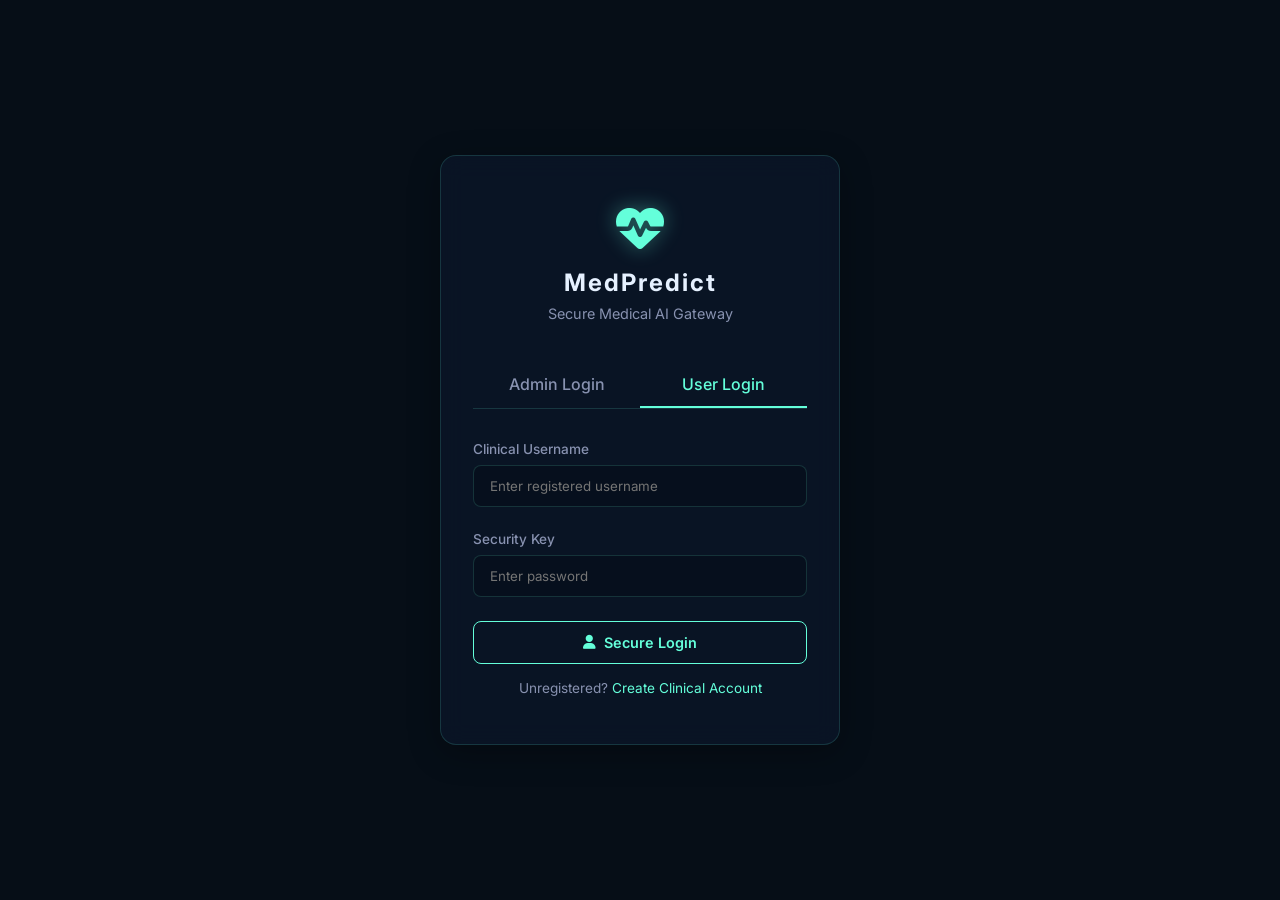
<file: index.html>
<!DOCTYPE html>
<html lang="en">
<head>
    <meta charset="UTF-8">
    <meta name="viewport" content="width=device-width, initial-scale=1.0">
    <title>MedPredict | AI Disease Prediction Dashboard</title>
    <!-- Google Fonts -->
    <link rel="preconnect" href="https://fonts.googleapis.com">
    <link rel="preconnect" href="https://fonts.gstatic.com" crossorigin>
    <link href="https://fonts.googleapis.com/css2?family=Inter:wght@300;400;500;600;700&display=swap" rel="stylesheet">
    <!-- FontAwesome for Icons -->
    <link rel="stylesheet" href="https://cdnjs.cloudflare.com/ajax/libs/font-awesome/6.4.0/css/all.min.css">
    <!-- Custom CSS -->
    <link rel="stylesheet" href="styles.css">
</head>
<body>
    <script>
        try {
            const auth = JSON.parse(localStorage.getItem('medpredict_auth'));
            if (!auth || !auth.role) window.location.href = 'login.html';
        } catch(e) {
            window.location.href = 'login.html';
        }
    </script>
    <div class="app-container">
        <!-- Sidebar -->
        <aside class="sidebar glass-panel">
            <div class="brand">
                <i class="fa-solid fa-heart-pulse logo-icon"></i>
                <h2>MedPredict</h2>
            </div>
            <nav class="nav-menu">
                <a href="#" class="nav-item active" data-target="view-dashboard"><i class="fa-solid fa-chart-pie"></i> Dashboard</a>
                <a href="#" class="nav-item" data-target="view-history"><i class="fa-solid fa-clock-rotate-left"></i> History</a>
                <a href="#" class="nav-item" data-target="view-patients"><i class="fa-solid fa-users"></i> Patients</a>
                <a href="#" class="nav-item" data-target="view-settings"><i class="fa-solid fa-gear"></i> Settings</a>
                <a href="#" class="nav-item" id="nav-logout" style="margin-top: 1rem; color: var(--danger);"><i class="fa-solid fa-right-from-bracket"></i> Logout</a>
            </nav>
            <div class="user-profile">
                <div class="avatar">MD</div>
                <div class="user-info">
                    <span class="user-name">Dr. Admin</span>
                    <span class="user-role">System Admin</span>
                </div>
            </div>
        </aside>

        <!-- Main Content -->
        <main class="main-content">
            <header class="top-header">
                <div class="search-bar glass-panel">
                    <i class="fa-solid fa-magnifying-glass"></i>
                    <input type="text" id="top-search-bar" placeholder="Search patients...">
                </div>
                <div class="header-actions" style="position:relative;">
                    <button class="icon-btn glass-panel" id="notify-btn"><i class="fa-regular fa-bell"></i><span class="notify-dot" style="display:none;"></span></button>
                    <!-- Notification Dropdown -->
                    <div id="notify-dropdown" class="glass-panel" style="display:none; position:absolute; top:110%; right:0; width:320px; padding:1rem; z-index:100; box-shadow: 0 4px 15px rgba(0,0,0,0.5);">
                        <div style="display:flex; justify-content:space-between; align-items:center; border-bottom:1px solid var(--panel-border); padding-bottom:0.5rem; margin-bottom:0.5rem;">
                            <h4 style="margin:0; color:var(--text-muted);">System Notifications</h4>
                            <button id="clear-notifs-btn" style="background:transparent; border:none; color:var(--text-muted); cursor:pointer; font-size:0.8rem; text-decoration:underline;">Clear All</button>
                        </div>
                        <div id="notify-list" style="max-height:250px; overflow-y:auto; font-size:0.85rem;"></div>
                    </div>
                    <button class="primary-btn" id="new-scan-btn"><i class="fa-solid fa-plus"></i> New Scan</button>
                </div>
            </header>

            <div id="view-dashboard" class="spa-view active" style="display:block;">
                <div class="dashboard-grid">
                <!-- Welcome & Stats -->
                <section class="welcome-section">
                    <h1>Symptom Analyzer AI</h1>
                    <p>Enter patient symptoms below to generate real-time differential diagnosis using our predictive models.</p>
                </section>

                <!-- Core App Area: Input and Results -->
                <div class="analyzer-layout">
                    
                    <!-- Symptom Input Panel -->
                    <div class="glass-panel main-panel input-panel">
                        <div class="panel-header">
                            <h3><i class="fa-solid fa-stethoscope"></i> Patient Scan Data</h3>
                            <button class="clear-btn" id="clear-btn">Clear All</button>
                        </div>
                        
                        <div style="display: flex; gap: 1rem; margin-bottom: 1.5rem;">
                            <input type="text" id="patient-name" class="client-name" placeholder="Patient Name (e.g. John Doe)" style="flex: 2; background: rgba(0,0,0,0.2); border: 1px solid var(--panel-border); border-radius: var(--radius-md); padding: 0.75rem 1rem; color: #fff; outline:none;" autocomplete="off">
                            <input type="number" id="patient-age" class="client-age" placeholder="Age" style="flex: 1; background: rgba(0,0,0,0.2); border: 1px solid var(--panel-border); border-radius: var(--radius-md); padding: 0.75rem 1rem; color: #fff; outline:none;" min="0" autocomplete="off">
                        </div>
                        
                        <div class="symptom-input-container">
                            <div class="tags-container" id="tags-container">
                                <!-- Tags will be injected here by JS -->
                                <input type="text" id="symptom-input" placeholder="Type a symptom and press enter... (e.g. fever, headache)" autocomplete="off">
                            </div>
                            <div class="suggestions-dropdown glass-panel" id="suggestions">
                                <!-- Suggestions injected by JS -->
                            </div>
                        </div>

                        <div class="action-footer">
                            <p class="helper-text"><i class="fa-solid fa-circle-info"></i> More symptoms improve prediction accuracy.</p>
                            <button class="glow-btn" id="predict-btn">
                                <i class="fa-solid fa-microchip"></i> Predict Disease
                            </button>
                        </div>
                    </div>

                    <!-- Prediction Results Panel -->
                    <div class="glass-panel main-panel results-panel">
                        <div class="panel-header">
                            <h3><i class="fa-solid fa-flask-vial"></i> AI Diagnosis</h3>
                            <span class="status-badge" id="ai-status">Waiting for input</span>
                        </div>
                        
                        <div class="results-content" id="results-content">
                            <!-- Loader -->
                            <div class="loader-container" id="loader" style="display: none;">
                                <div class="spinner"></div>
                                <p>Analyzing symptom matrix...</p>
                            </div>
                            
                            <!-- Empty State -->
                            <div class="empty-state" id="empty-state">
                                <i class="fa-solid fa-clipboard-list ghost-icon"></i>
                                <p>No symptoms entered yet. Predictions will appear here.</p>
                            </div>

                            <!-- Results List -->
                            <div class="predictions-list" id="predictions-list" style="display: none;">
                                <!-- Results injected by JS -->
                            </div>
                        </div>
                    </div>
                </div>

                <!-- Info Cards below -->
                <div class="info-cards">
                    <div class="glass-panel stat-card">
                        <div class="stat-icon"><i class="fa-solid fa-viruses"></i></div>
                        <div class="stat-details">
                            <span class="stat-title">Top Searched</span>
                            <span class="stat-value">Covid-19</span>
                        </div>
                    </div>
                    <div class="glass-panel stat-card">
                        <div class="stat-icon"><i class="fa-solid fa-check-double"></i></div>
                        <div class="stat-details">
                            <span class="stat-title">Model Accuracy</span>
                            <span class="stat-value neon-text">98.4%</span>
                        </div>
                    </div>
                    <div class="glass-panel stat-card">
                        <div class="stat-icon"><i class="fa-solid fa-database"></i></div>
                        <div class="stat-details">
                            <span class="stat-title">Database Version</span>
                            <span class="stat-value">v4.2.1 (Live)</span>
                        </div>
                    </div>
                </div>

            </div>
            </div> <!-- End Dashboard View -->

            <!-- History View -->
            <div id="view-history" class="spa-view" style="display:none;">
                <div class="glass-panel" style="padding: 2rem;">
                    <div style="display: flex; justify-content: space-between; align-items: flex-start; margin-bottom: 1rem;">
                        <div>
                            <h2 style="margin-bottom: 0.5rem; color: var(--accent-cyan);"><i class="fa-solid fa-clock-rotate-left"></i> Recent Scans History</h2>
                            <p style="color: var(--text-muted);">A log of all differential diagnoses generated by your account.</p>
                        </div>
                        <button class="clear-btn" style="color: var(--danger); border-color: rgba(239, 68, 68, 0.3);" id="clear-history-btn"><i class="fa-solid fa-trash"></i> Clear History</button>
                    </div>
                    <table style="width: 100%; text-align: left; border-collapse: collapse;">
                        <tr style="border-bottom: 1px solid var(--panel-border); color: var(--text-muted);">
                            <th style="padding: 1rem;">Date</th>
                            <th style="padding: 1rem;">Patient ID</th>
                            <th style="padding: 1rem;">Primary Prediction</th>
                            <th style="padding: 1rem;">Confidence</th>
                            <th style="padding: 1rem;">Status</th>
                        </tr>
                        <tbody id="history-tbody">
                            <!-- Injected by JS -->
                        </tbody>
                    </table>
                </div>
            </div>

            <!-- Patients View -->
            <div id="view-patients" class="spa-view" style="display:none;">
                <div class="glass-panel" style="padding: 2rem;">
                    <div style="display: flex; justify-content: space-between; align-items: center; margin-bottom: 1rem;">
                        <h2 style="color: var(--accent-cyan);"><i class="fa-solid fa-users"></i> Patient Directory</h2>
                        <button class="primary-btn" id="show-add-patient-btn"><i class="fa-solid fa-user-plus"></i> Add New Patient</button>
                    </div>

                    <!-- Add Patient Form (Hidden by default) -->
                    <div id="add-patient-form-container" style="display: none; background: rgba(0,0,0,0.3); border: 1px solid var(--panel-border); border-radius: var(--radius-md); padding: 1.5rem; margin-bottom: 2rem;">
                        <h3 style="margin-bottom: 1rem;">New Patient Record</h3>
                        <div style="display: flex; gap: 1rem; margin-bottom: 1rem;">
                            <input type="text" id="new-patient-name" placeholder="Full Name" style="flex: 2; background: var(--panel-bg); border: 1px solid var(--panel-border); border-radius: var(--radius-md); padding: 0.75rem 1rem; color: #fff; outline:none;" autocomplete="off">
                            <input type="number" id="new-patient-age" placeholder="Age" style="flex: 1; background: var(--panel-bg); border: 1px solid var(--panel-border); border-radius: var(--radius-md); padding: 0.75rem 1rem; color: #fff; outline:none;" min="0">
                            <select id="new-patient-gender" style="flex: 1; background: var(--panel-bg); border: 1px solid var(--panel-border); border-radius: var(--radius-md); padding: 0.75rem 1rem; color: #fff; outline:none;">
                                <option value="Male">Male</option>
                                <option value="Female">Female</option>
                                <option value="Other">Other</option>
                            </select>
                        </div>
                        <div style="display: flex; justify-content: flex-end; gap: 1rem;">
                            <button class="clear-btn" id="cancel-add-patient-btn">Cancel</button>
                            <button class="glow-btn" id="save-patient-btn">Save Patient</button>
                        </div>
                    </div>

                    <div id="patients-grid" style="display: grid; grid-template-columns: repeat(auto-fill, minmax(250px, 1fr)); gap: 1.5rem; margin-top: 1rem;">
                        <!-- JS Injected Cards -->
                    </div>
                </div>
            </div>

            <!-- Settings View -->
            <div id="view-settings" class="spa-view" style="display:none;">
                <div class="glass-panel" style="padding: 2rem;">
                    <h2 style="margin-bottom: 1rem; color: var(--accent-cyan);"><i class="fa-solid fa-gear"></i> System Settings</h2>
                    <br>
                    <h3 style="margin-bottom: 0.5rem; font-size: 1rem; border-bottom: 1px solid var(--panel-border); padding-bottom: 0.5rem;">AI Models</h3>
                    <div style="padding: 1rem 0; color: var(--text-muted);">
                        <p style="margin-bottom: 0.5rem;"><input type="checkbox" checked disabled> <strong>Hybrid Ensemble (Active)</strong> - Automatically selects best model</p>
                        <p style="margin-bottom: 0.5rem;"><input type="checkbox" checked disabled> Random Forest Classification (Backup)</p>
                        <p><input type="checkbox" checked disabled> Decision Tree Inference (Backup)</p>
                    </div>
                    
                    <h3 style="margin-top: 1.5rem; margin-bottom: 0.5rem; font-size: 1rem; border-bottom: 1px solid var(--panel-border); padding-bottom: 0.5rem;">Clinical Preferences</h3>
                    <div style="padding: 1rem 0; color: var(--text-muted);">
                        <p style="margin-bottom: 0.5rem;">Severity Threshold highlighting mode: <span style="color:var(--accent-cyan);">Strict</span></p>
                        <p>Theme: <span style="color:var(--accent-cyan);">Medical Dark Mode</span></p>
                    </div>
                    
                    <button class="glow-btn" style="margin-top: 1rem;" id="simulate-update-btn"><i class="fa-solid fa-cloud-arrow-down"></i> Force Model Weights Update</button>
                </div>
            </div>
        </main>
    </div>

    <!-- Application Logic -->
    <script src="app.js"></script>
</body>
</html>
</file>
<file: styles.css>
:root {
    /* Color Palette - Premium Medical Cyber Dark */
    --bg-base: #060e17;
    --bg-gradient: linear-gradient(135deg, #0b192c 0%, #060e17 100%);
    --panel-bg: rgba(16, 32, 58, 0.4);
    --panel-border: rgba(100, 255, 218, 0.15);
    
    --accent-cyan: #64ffda;
    --accent-cyan-hover: #52e0c0;
    --accent-cyan-glow: rgba(100, 255, 218, 0.4);
    --accent-blue: #3b82f6;
    
    --text-main: #e6f1ff;
    --text-muted: #8892b0;
    --text-dark: #0a192f;

    --danger: #ef4444;
    --warning: #f59e0b;

    /* Metrics */
    --radius-lg: 16px;
    --radius-md: 8px;
    --radius-sm: 4px;
    --transition: all 0.3s cubic-bezier(0.4, 0, 0.2, 1);
}

* {
    margin: 0;
    padding: 0;
    box-sizing: border-box;
    font-family: 'Inter', sans-serif;
}

body {
    background: var(--bg-gradient);
    background-color: var(--bg-base);
    color: var(--text-main);
    min-height: 100vh;
    overflow-x: hidden;
}

/* Glassmorphism Utility */
.glass-panel {
    background: var(--panel-bg);
    backdrop-filter: blur(12px);
    -webkit-backdrop-filter: blur(12px);
    border: 1px solid var(--panel-border);
    border-radius: var(--radius-lg);
    box-shadow: 0 8px 32px 0 rgba(0, 0, 0, 0.3);
}

/* Layout */
.app-container {
    display: grid;
    grid-template-columns: 260px 1fr;
    min-height: 100vh;
}

/* Sidebar */
.sidebar {
    margin: 1rem;
    display: flex;
    flex-direction: column;
    padding: 1.5rem;
}

.brand {
    display: flex;
    align-items: center;
    gap: 1rem;
    margin-bottom: 2.5rem;
}

.brand h2 {
    font-size: 1.25rem;
    font-weight: 700;
    letter-spacing: 1px;
}

.logo-icon {
    font-size: 1.5rem;
    color: var(--accent-cyan);
    filter: drop-shadow(0 0 8px var(--accent-cyan-glow));
}

.nav-menu {
    display: flex;
    flex-direction: column;
    gap: 0.5rem;
    flex-grow: 1;
}

.nav-item {
    text-decoration: none;
    color: var(--text-muted);
    padding: 0.75rem 1rem;
    border-radius: var(--radius-md);
    display: flex;
    align-items: center;
    gap: 1rem;
    font-weight: 500;
    transition: var(--transition);
}

.nav-item i {
    width: 20px;
}

.nav-item:hover, .nav-item.active {
    background: rgba(100, 255, 218, 0.1);
    color: var(--accent-cyan);
}

.user-profile {
    display: flex;
    align-items: center;
    gap: 1rem;
    padding-top: 1.5rem;
    border-top: 1px solid var(--panel-border);
}

.avatar {
    width: 40px;
    height: 40px;
    border-radius: 50%;
    background: var(--accent-blue);
    display: flex;
    align-items: center;
    justify-content: center;
    font-weight: 600;
    font-size: 0.9rem;
}

.user-info {
    display: flex;
    flex-direction: column;
}

.user-name { font-size: 0.9rem; font-weight: 600; }
.user-role { font-size: 0.75rem; color: var(--text-muted); }

/* Main Content */
.main-content {
    padding: 1rem 2rem 2rem 1rem;
    display: flex;
    flex-direction: column;
    gap: 1.5rem;
}

/* Header */
.top-header {
    display: flex;
    justify-content: space-between;
    align-items: center;
    height: 60px;
}

.search-bar {
    display: flex;
    align-items: center;
    gap: 1rem;
    padding: 0.5rem 1rem;
    width: 300px;
    border-radius: 30px;
}

.search-bar input {
    background: none;
    border: none;
    outline: none;
    color: var(--text-main);
    width: 100%;
}

.search-bar input::placeholder { color: var(--text-muted); }

.header-actions {
    display: flex;
    gap: 1rem;
    align-items: center;
}

.icon-btn {
    width: 40px;
    height: 40px;
    border-radius: 50%;
    border: 1px solid var(--panel-border);
    background: var(--panel-bg);
    color: var(--text-main);
    cursor: pointer;
    position: relative;
    transition: var(--transition);
}

.icon-btn:hover { background: rgba(255,255,255,0.1); }

.notify-dot {
    position: absolute;
    top: 10px;
    right: 10px;
    width: 8px;
    height: 8px;
    background: var(--danger);
    border-radius: 50%;
    box-shadow: 0 0 5px var(--danger);
}

.primary-btn {
    background: var(--accent-cyan);
    color: var(--text-dark);
    border: none;
    padding: 0.5rem 1.25rem;
    border-radius: 30px;
    font-weight: 600;
    cursor: pointer;
    display: flex;
    align-items: center;
    gap: 0.5rem;
    transition: var(--transition);
}

.primary-btn:hover {
    background: var(--accent-cyan-hover);
    box-shadow: 0 0 15px var(--accent-cyan-glow);
}

/* Dashboard Grid */
.dashboard-grid {
    display: flex;
    flex-direction: column;
    gap: 1.5rem;
}

.welcome-section h1 { font-size: 1.75rem; font-weight: 700; margin-bottom: 0.25rem; }
.welcome-section p { color: var(--text-muted); font-size: 0.95rem; }

.analyzer-layout {
    display: grid;
    grid-template-columns: 1.2fr 1fr;
    gap: 1.5rem;
    align-items: start;
}

.main-panel {
    padding: 1.5rem;
    display: flex;
    flex-direction: column;
    height: 100%;
    min-height: 380px;
}

.panel-header {
    display: flex;
    justify-content: space-between;
    align-items: center;
    margin-bottom: 1.5rem;
}

.panel-header h3 {
    font-size: 1.1rem;
    display: flex;
    align-items: center;
    gap: 0.5rem;
    color: var(--accent-cyan);
}

.clear-btn {
    background: none;
    border: none;
    color: var(--text-muted);
    cursor: pointer;
    font-size: 0.85rem;
    transition: var(--transition);
}
.clear-btn:hover { color: var(--danger); text-decoration: underline; }

.status-badge {
    font-size: 0.75rem;
    background: rgba(255,255,255,0.1);
    padding: 0.25rem 0.75rem;
    border-radius: 20px;
    color: var(--text-muted);
}
.status-badge.active { background: rgba(100, 255, 218, 0.2); color: var(--accent-cyan); }

/* Symptom Input */
.symptom-input-container {
    position: relative;
    flex-grow: 1;
}

.tags-container {
    background: rgba(0,0,0,0.2);
    border: 1px solid var(--panel-border);
    border-radius: var(--radius-md);
    padding: 0.75rem;
    display: flex;
    flex-wrap: wrap;
    gap: 0.5rem;
    min-height: 120px;
    align-content: flex-start;
    cursor: text;
    transition: var(--transition);
}

.tags-container:focus-within { border-color: var(--accent-cyan); }

.tag {
    background: rgba(100, 255, 218, 0.15);
    color: var(--accent-cyan);
    border: 1px solid rgba(100, 255, 218, 0.3);
    padding: 0.25rem 0.75rem;
    border-radius: 20px;
    font-size: 0.85rem;
    display: flex;
    align-items: center;
    gap: 0.5rem;
    animation: fadeIn 0.3s ease;
}

.tag i { cursor: pointer; transition: color 0.2s; }
.tag i:hover { color: var(--text-main); }

#symptom-input {
    background: none;
    border: none;
    outline: none;
    color: var(--text-main);
    flex-grow: 1;
    min-width: 150px;
    padding: 0.25rem;
    font-size: 0.9rem;
}

.suggestions-dropdown {
    position: absolute;
    top: 100%;
    left: 0;
    width: 100%;
    margin-top: 0.5rem;
    max-height: 150px;
    overflow-y: auto;
    display: none;
    z-index: 10;
    padding: 0.5rem 0;
}

.suggestion-item {
    padding: 0.5rem 1rem;
    cursor: pointer;
    font-size: 0.9rem;
    transition: background 0.2s;
}
.suggestion-item:hover { background: rgba(100, 255, 218, 0.2); color: var(--accent-cyan); }

.action-footer {
    margin-top: 1.5rem;
    display: flex;
    justify-content: space-between;
    align-items: center;
    border-top: 1px solid var(--panel-border);
    padding-top: 1.25rem;
}

.helper-text { font-size: 0.8rem; color: var(--text-muted); }

.glow-btn {
    background: transparent;
    border: 1px solid var(--accent-cyan);
    color: var(--accent-cyan);
    padding: 0.75rem 1.5rem;
    border-radius: var(--radius-md);
    cursor: pointer;
    font-weight: 600;
    font-size: 0.9rem;
    display: flex;
    align-items: center;
    gap: 0.5rem;
    transition: var(--transition);
    position: relative;
    overflow: hidden;
}

.glow-btn:hover {
    background: var(--accent-cyan);
    color: var(--text-dark);
    box-shadow: 0 0 20px var(--accent-cyan-glow);
}
.glow-btn:disabled {
    opacity: 0.5;
    cursor: not-allowed;
    border-color: var(--text-muted);
    color: var(--text-muted);
}
.glow-btn:disabled:hover { background: transparent; box-shadow: none; }

/* Results Panel */
.results-content {
    flex-grow: 1;
    display: flex;
    flex-direction: column;
    justify-content: center;
    min-height: 200px;
}

.empty-state { text-align: center; color: var(--text-muted); }
.ghost-icon { font-size: 3rem; margin-bottom: 1rem; opacity: 0.2; }

.loader-container { text-align: center; }
.spinner {
    width: 40px; height: 40px;
    border: 3px solid rgba(100,255,218,0.1);
    border-top-color: var(--accent-cyan);
    border-radius: 50%;
    animation: spin 1s linear infinite;
    margin: 0 auto 1rem auto;
}

.predictions-list {
    display: flex;
    flex-direction: column;
    gap: 1rem;
    width: 100%;
}

.prediction-card {
    background: rgba(0,0,0,0.2);
    border: 1px solid rgba(100, 255, 218, 0.1);
    border-radius: var(--radius-md);
    padding: 1rem;
    position: relative;
    overflow: hidden;
}

.prediction-header {
    display: flex;
    justify-content: space-between;
    align-items: center;
    margin-bottom: 0.5rem;
}

.disease-name { font-weight: 600; font-size: 1.1rem; color: #fff; }
.match-score { font-weight: 700; color: var(--accent-cyan); }

.match-bar-bg {
    width: 100%; height: 6px;
    background: rgba(255,255,255,0.1);
    border-radius: 3px;
    overflow: hidden;
}
.match-bar-fill {
    height: 100%;
    background: var(--accent-cyan);
    border-radius: 3px;
    width: 0%;
    transition: width 1s cubic-bezier(0.4, 0, 0.2, 1);
}

.warning-indicator { margin-top: 0.5rem; font-size: 0.75rem; color: var(--warning); display: flex; align-items:center; gap: 4px;}

/* Bottom Cards */
.info-cards { display: grid; grid-template-columns: repeat(3, 1fr); gap: 1.5rem; }
.stat-card { padding: 1.25rem; display: flex; align-items: center; gap: 1rem; }
.stat-icon {
    width: 48px; height: 48px;
    background: rgba(100, 255, 218, 0.1);
    color: var(--accent-cyan);
    border-radius: 50%;
    display: flex; align-items: center; justify-content: center;
    font-size: 1.2rem;
}
.stat-details { display: flex; flex-direction: column; }
.stat-title { font-size: 0.8rem; color: var(--text-muted); }
.stat-value { font-size: 1.1rem; font-weight: 600; }
.neon-text { color: var(--accent-cyan); text-shadow: 0 0 10px var(--accent-cyan-glow); }

/* Animations */
@keyframes spin { to { transform: rotate(360deg); } }
@keyframes fadeIn { from { opacity: 0; transform: translateY(5px); } to { opacity: 1; transform: translateY(0); } }

/* Scrollbar styling */
::-webkit-scrollbar { width: 8px; }
::-webkit-scrollbar-track { background: var(--bg-base); }
::-webkit-scrollbar-thumb { background: rgba(100,255,218,0.2); border-radius: 4px; }
::-webkit-scrollbar-thumb:hover { background: rgba(100,255,218,0.4); }
</file>
